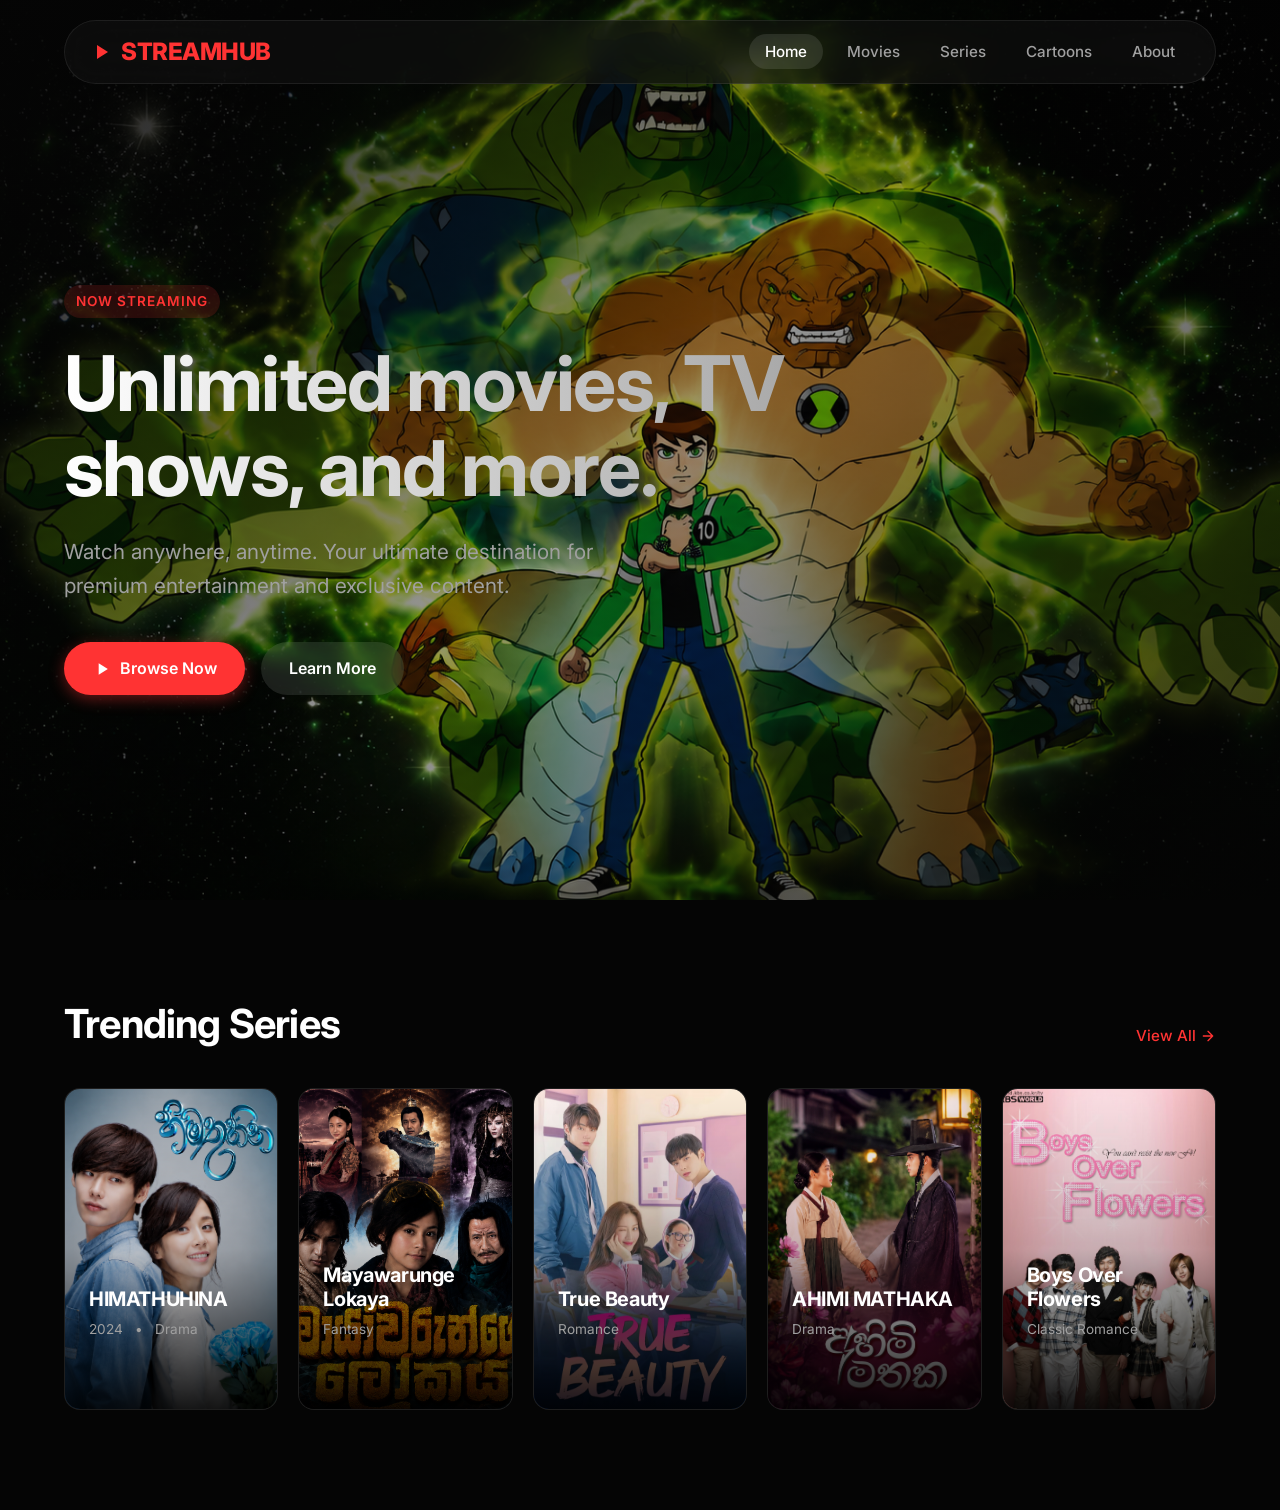
<file: index.html>
<!DOCTYPE html>
<html lang="en">
<head>
    <meta charset="UTF-8">
    <meta name="viewport" content="width=device-width, initial-scale=1.0">
    <title>StreamHub - Premium Streaming</title>
    <link rel="stylesheet" href="style.css">
</head>
<body>

    <!-- Navigation Bar -->
    <header>
        <nav class="navbar glass">
            <div class="nav-brand">
                <svg width="24" height="24" viewBox="0 0 24 24" fill="var(--primary-color)" xmlns="http://www.w3.org/2000/svg">
                    <path d="M8 5V19L19 12L8 5Z" />
                </svg>
                STREAMHUB
            </div>

            <div class="menu-toggle" id="menu-toggle">
                <div class="hamburger"></div>
            </div>

            <ul class="nav-links" id="nav-links">
                <li><a href="index.html" class="active">Home</a></li>
                <li><a href="movies.html">Movies</a></li>
                <li><a href="tvseries.html">Series</a></li>
                <li><a href="cartoon.html">Cartoons</a></li>
                <li><a href="about.html">About</a></li>
            </ul>
        </nav>
    </header>

    <main>
        <!-- Hero Slider Section -->
        <section class="hero">
            <div class="hero-slider">
                <!-- Slider Images -->
                <div class="slide active" style="background-image: url('assets/img01.jpg');"></div>
                <div class="slide" style="background-image: url('assets/tb.jpg');"></div>
                <div class="slide" style="background-image: url('assets/img03.jpg');"></div>
                <div class="slide" style="background-image: url('assets/img04.jpg');"></div>
                <div class="slide" style="background-image: url('assets/ambg.png');"></div>
            </div>
            
            <div class="hero-overlay"></div>

            <!-- Hero Content -->
            <div class="hero-content" data-animate="fade-up">
                <span class="hero-tag">Now Streaming</span>
                <h1 class="hero-title">Unlimited movies, TV shows, and more.</h1>
                <p class="hero-desc">Watch anywhere, anytime. Your ultimate destination for premium entertainment and exclusive content.</p>
                <div class="hero-actions">
                    <a href="movies.html" class="btn btn-primary">
                        <svg width="20" height="20" viewBox="0 0 24 24" fill="white" style="margin-right: 8px;">
                            <path d="M8 5V19L19 12L8 5Z" />
                        </svg>
                        Browse Now
                    </a>
                    <a href="about.html" class="btn btn-secondary">Learn More</a>
                </div>
            </div>
        </section>

        <!-- Recent TV Series Section -->
        <section class="section" id="recent-series">
            <div class="section-header" data-animate="fade-up">
                <h2 class="section-title">Trending Series</h2>
                <a href="tvseries.html" class="section-link">View All <svg width="16" height="16" viewBox="0 0 24 24" fill="none" stroke="currentColor" stroke-width="2" stroke-linecap="round" stroke-linejoin="round"><path d="M5 12h14M12 5l7 7-7 7"/></svg></a>
            </div>
            
            <div class="bento-grid">
                <!-- TV Series Card 1 -->
                <article class="card" data-animate="fade-up">
                    <img src="assets/hima.png" alt="HIMATHUHINA" loading="lazy">
                    <div class="card-overlay">
                        <div class="card-content">
                            <h3 class="card-title">HIMATHUHINA</h3>
                            <div class="card-meta">
                                <span>2024</span>
                                <span>•</span>
                                <span>Drama</span>
                            </div>
                        </div>
                        <a href="Episode/ht.html" class="btn-play-icon" aria-label="Play HIMATHUHINA">
                            <svg viewBox="0 0 24 24"><path d="M8 5V19L19 12L8 5Z"/></svg>
                        </a>
                    </div>
                </article>

                <!-- TV Series Card 2 -->
                <article class="card delay-100" data-animate="fade-up">
                    <img src="assets/img04.jpg" alt="Mayawarunge Lokaya" loading="lazy">
                    <div class="card-overlay">
                        <div class="card-content">
                            <h3 class="card-title">Mayawarunge Lokaya</h3>
                            <div class="card-meta">
                                <span>Fantasy</span>
                            </div>
                        </div>
                        <a href="Episode/ml.html" class="btn-play-icon" aria-label="Play Mayawarunge Lokaya">
                            <svg viewBox="0 0 24 24"><path d="M8 5V19L19 12L8 5Z"/></svg>
                        </a>
                    </div>
                </article>

                <!-- TV Series Card 3 -->
                <article class="card delay-200" data-animate="fade-up">
                    <img src="assets/tb.png" alt="True Beauty" loading="lazy">
                    <div class="card-overlay">
                        <div class="card-content">
                            <h3 class="card-title">True Beauty</h3>
                            <div class="card-meta">
                                <span>Romance</span>
                            </div>
                        </div>
                        <a href="Episode/tb.html" class="btn-play-icon" aria-label="Play True Beauty">
                            <svg viewBox="0 0 24 24"><path d="M8 5V19L19 12L8 5Z"/></svg>
                        </a>
                    </div>
                </article>

                <!-- TV Series Card 4 -->
                <article class="card" data-animate="fade-up">
                    <img src="assets/am.png" alt="AHIMI MATHAKA" loading="lazy">
                    <div class="card-overlay">
                        <div class="card-content">
                            <h3 class="card-title">AHIMI MATHAKA</h3>
                            <div class="card-meta">
                                <span>Drama</span>
                            </div>
                        </div>
                        <a href="Episode/am.html" class="btn-play-icon" aria-label="Play AHIMI MATHAKA">
                            <svg viewBox="0 0 24 24"><path d="M8 5V19L19 12L8 5Z"/></svg>
                        </a>
                    </div>
                </article>
                
                <!-- TV Series Card 5 -->
                <article class="card delay-100" data-animate="fade-up">
                    <img src="assets/bf.png" alt="Boys Over Flowers" loading="lazy">
                    <div class="card-overlay">
                        <div class="card-content">
                            <h3 class="card-title">Boys Over Flowers</h3>
                            <div class="card-meta">
                                <span>Classic Romance</span>
                            </div>
                        </div>
                        <a href="Episode/bf.html" class="btn-play-icon" aria-label="Play Boys Over Flowers">
                            <svg viewBox="0 0 24 24"><path d="M8 5V19L19 12L8 5Z"/></svg>
                        </a>
                    </div>
                </article>
            </div>
        </section>
    </main>

    <script src="script.js"></script>
</body>
</html>
</file>
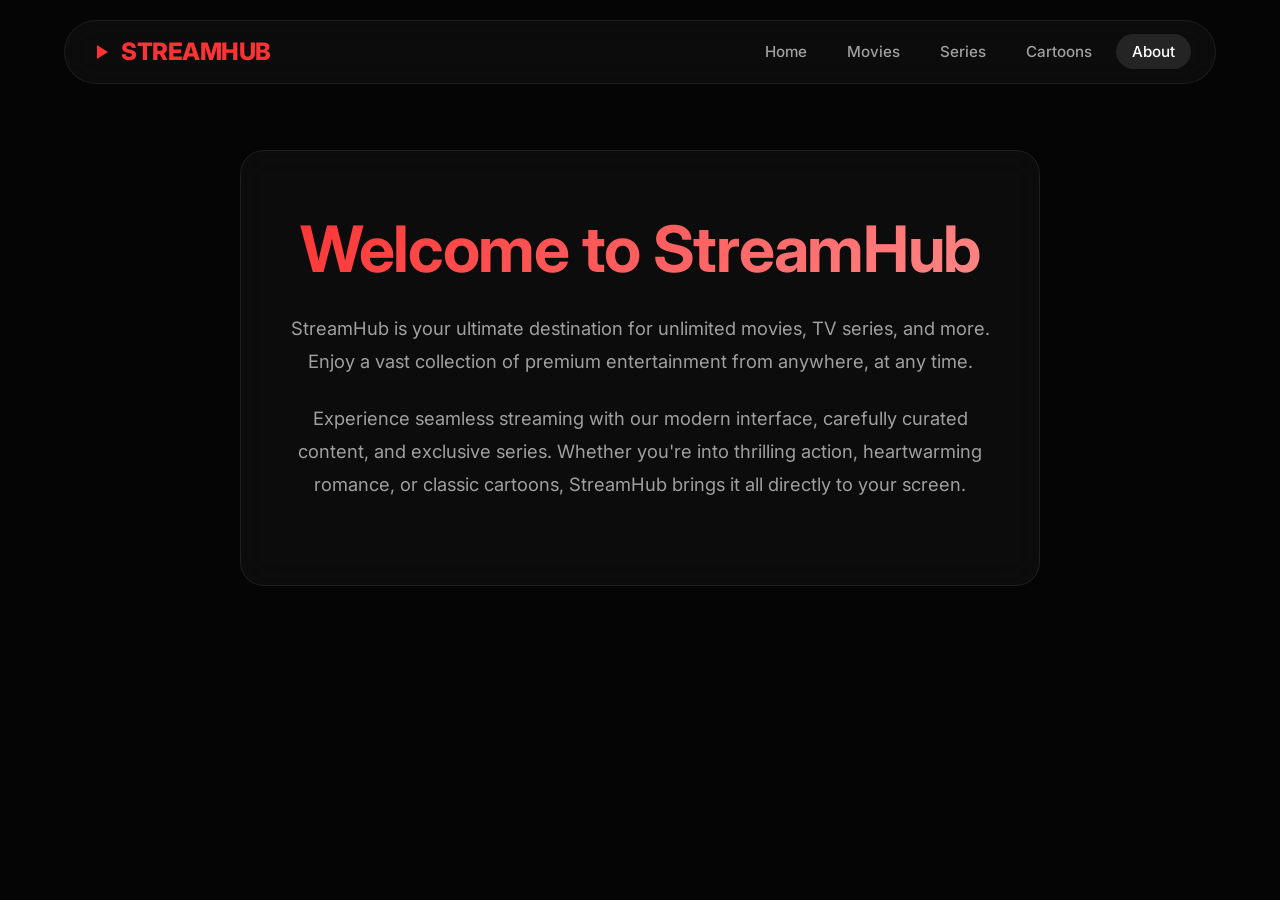
<file: about.html>
<!DOCTYPE html>
<html lang="en">
<head>
    <meta charset="UTF-8">
    <meta name="viewport" content="width=device-width, initial-scale=1.0">
    <title>StreamHub - About</title>
    <link rel="stylesheet" href="style.css">
</head>
<body>

    <!-- Navigation Bar -->
    <header>
        <nav class="navbar glass">
            <div class="nav-brand">
                <svg width="24" height="24" viewBox="0 0 24 24" fill="var(--primary-color)" xmlns="http://www.w3.org/2000/svg">
                    <path d="M8 5V19L19 12L8 5Z" />
                </svg>
                STREAMHUB
            </div>

            <div class="menu-toggle" id="menu-toggle">
                <div class="hamburger"></div>
            </div>

            <ul class="nav-links" id="nav-links">
                <li><a href="index.html">Home</a></li>
                <li><a href="movies.html">Movies</a></li>
                <li><a href="tvseries.html">Series</a></li>
                <li><a href="cartoon.html">Cartoons</a></li>
                <li><a href="about.html" class="active">About</a></li>
            </ul>
        </nav>
    </header>

    <!-- About Section -->
    <main>
        <section class="section page-header">
            <div class="about-container glass" data-animate="fade-up">
                <h2 class="about-title">Welcome to StreamHub</h2>
                <p class="about-text">
                    StreamHub is your ultimate destination for unlimited movies, TV series, and more. 
                    Enjoy a vast collection of premium entertainment from anywhere, at any time.
                </p>
                <p class="about-text">
                    Experience seamless streaming with our modern interface, carefully curated 
                    content, and exclusive series. Whether you're into thrilling action, heartwarming romance, 
                    or classic cartoons, StreamHub brings it all directly to your screen.
                </p>
            </div>
        </section>
    </main>

    <script src="script.js"></script>
</body>
</html>
</file>
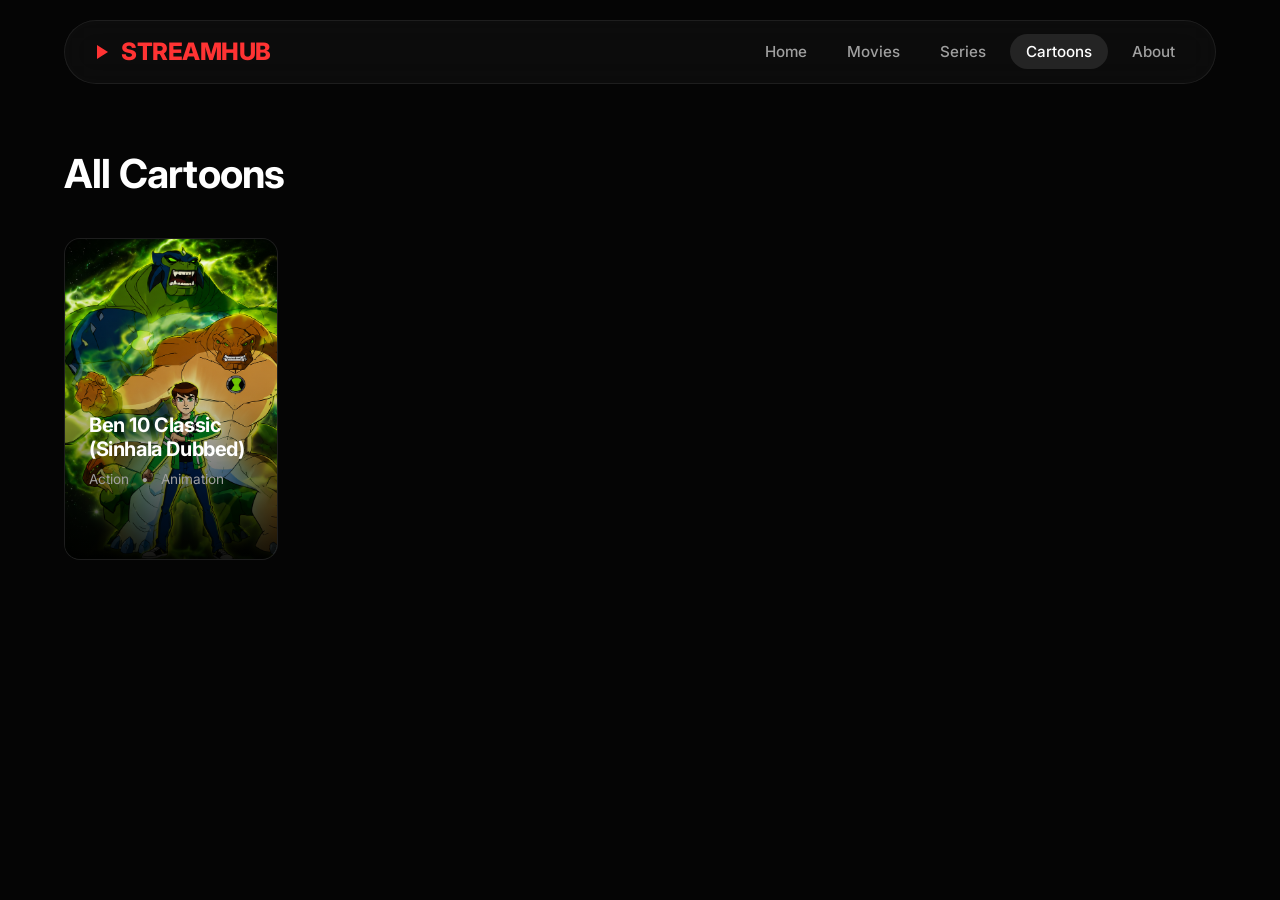
<file: cartoon.html>
<!DOCTYPE html>
<html lang="en">

<head>
    <meta charset="UTF-8">
    <meta name="viewport" content="width=device-width, initial-scale=1.0">
    <title>StreamHub - Cartoons</title>
    <link rel="stylesheet" href="style.css">
</head>

<body>

    <!-- Navigation Bar -->
    <header>
        <nav class="navbar glass">
            <div class="nav-brand">
                <svg width="24" height="24" viewBox="0 0 24 24" fill="var(--primary-color)"
                    xmlns="http://www.w3.org/2000/svg">
                    <path d="M8 5V19L19 12L8 5Z" />
                </svg>
                STREAMHUB
            </div>

            <div class="menu-toggle" id="menu-toggle">
                <div class="hamburger"></div>
            </div>

            <ul class="nav-links" id="nav-links">
                <li><a href="index.html">Home</a></li>
                <li><a href="movies.html">Movies</a></li>
                <li><a href="tvseries.html">Series</a></li>
                <li><a href="cartoon.html" class="active">Cartoons</a></li>
                <li><a href="about.html">About</a></li>
            </ul>
        </nav>
    </header>

    <!-- Cartoons Section -->
    <main>
        <section class="section page-header" data-animate="fade-up">
            <h2 class="section-title">All Cartoons</h2>

            <div class="bento-grid" style="margin-top: 40px;">

                <article class="card" data-animate="fade-up">
                    <img src="assets/img01.jpg" alt="Ben 10 Classic" loading="lazy">
                    <div class="card-overlay">
                        <div class="card-content">
                            <h3 class="card-title">Ben 10 Classic (Sinhala Dubbed)</h3>
                            <div class="card-meta">
                                <span>Action</span>
                                <span>•</span>
                                <span>Animation</span>
                            </div>
                        </div>
                        <a href="Season/ben10season.html" class="btn-play-icon" aria-label="Play Ben 10">
                            <svg viewBox="0 0 24 24">
                                <path d="M8 5V19L19 12L8 5Z" />
                            </svg>
                        </a>
                    </div>
                </article>

            </div>
        </section>
    </main>

    <script src="script.js"></script>
</body>

</html>
</file>
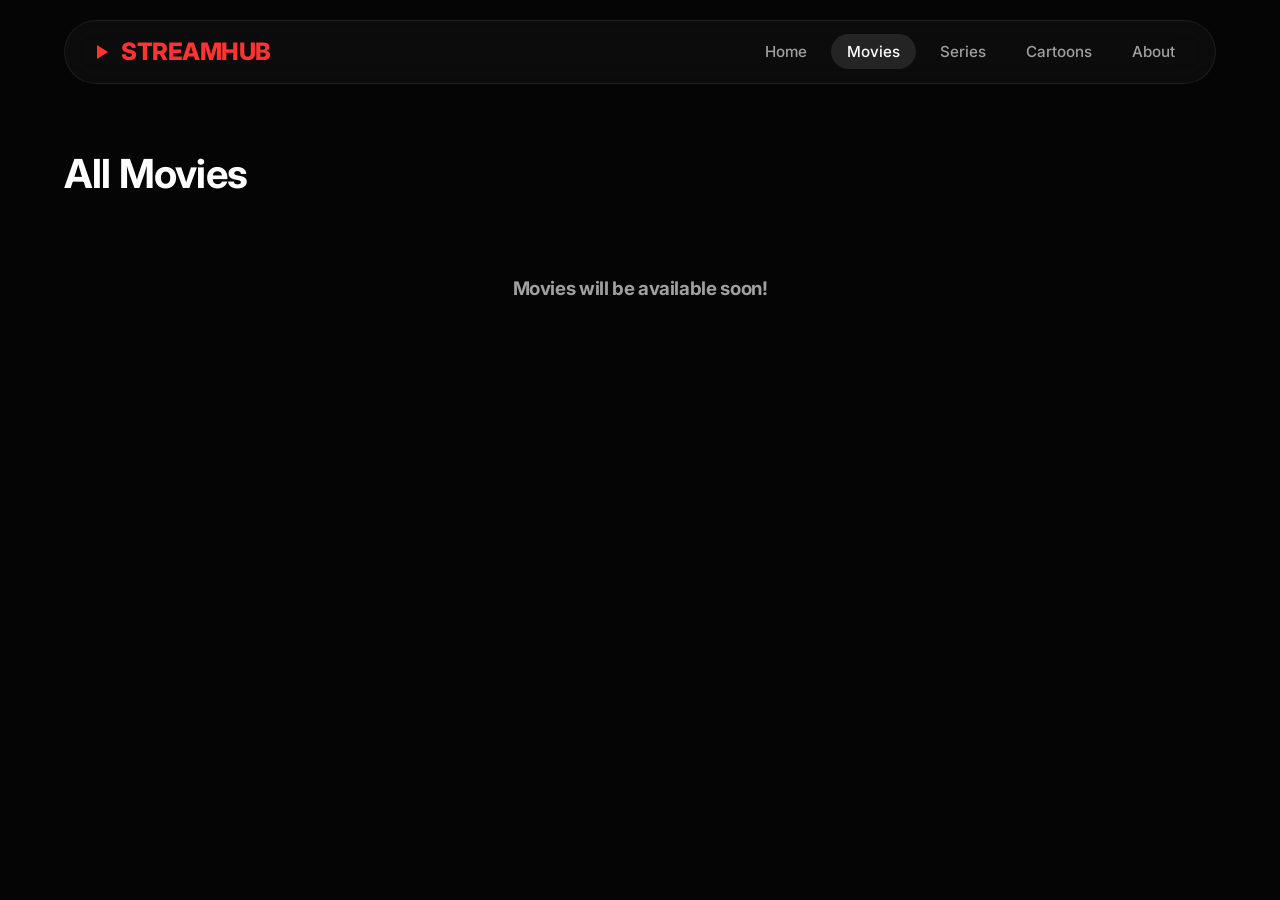
<file: movies.html>
<!DOCTYPE html>
<html lang="en">
<head>
    <meta charset="UTF-8">
    <meta name="viewport" content="width=device-width, initial-scale=1.0">
    <title>StreamHub - Movies</title>
    <link rel="stylesheet" href="style.css">
</head>
<body>

    <!-- Navigation Bar -->
    <header>
        <nav class="navbar glass">
            <div class="nav-brand">
                <svg width="24" height="24" viewBox="0 0 24 24" fill="var(--primary-color)" xmlns="http://www.w3.org/2000/svg">
                    <path d="M8 5V19L19 12L8 5Z" />
                </svg>
                STREAMHUB
            </div>

            <div class="menu-toggle" id="menu-toggle">
                <div class="hamburger"></div>
            </div>

            <ul class="nav-links" id="nav-links">
                <li><a href="index.html">Home</a></li>
                <li><a href="movies.html" class="active">Movies</a></li>
                <li><a href="tvseries.html">Series</a></li>
                <li><a href="cartoon.html">Cartoons</a></li>
                <li><a href="about.html">About</a></li>
            </ul>
        </nav>
    </header>

    <!-- Movies Section -->
    <main>
        <section class="section page-header" data-animate="fade-up">
            <h2 class="section-title">All Movies</h2>
            
            <div class="bento-grid" style="margin-top: 40px;">
                
                <h3 style="grid-column: 1 / -1; text-align: center; color: var(--text-secondary); padding: 40px 0;">Movies will be available soon!</h3>

                <!-- Add more Movie Cards here following the same structure -->

            </div>
        </section>
    </main>

    <script src="script.js"></script>
</body>
</html>
</file>
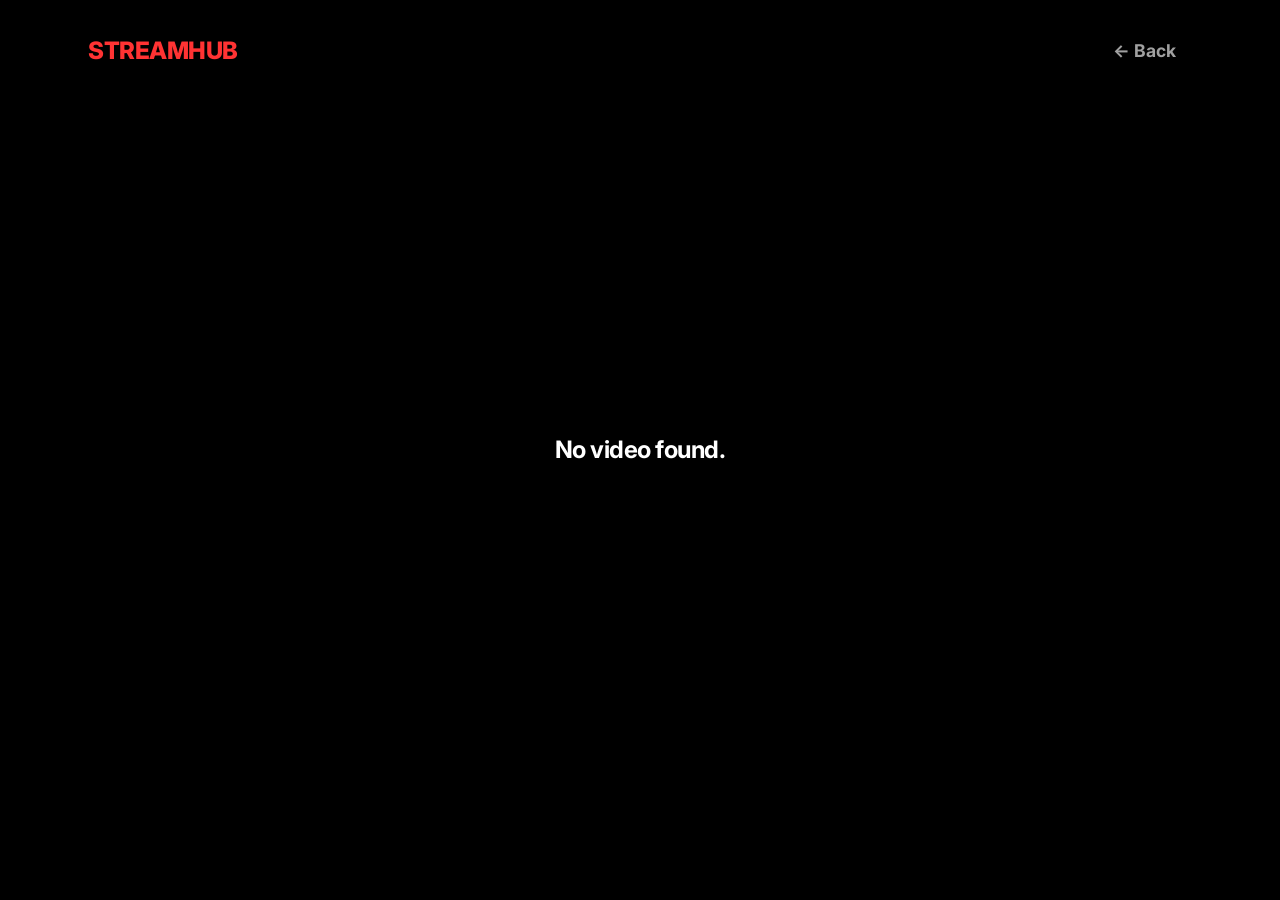
<file: player.html>
<!DOCTYPE html>
<html lang="en">

<head>
    <meta charset="UTF-8">
    <meta name="viewport" content="width=device-width, initial-scale=1.0">
    <title>StreamHub - Player</title>
    <link rel="stylesheet" href="style.css">
    <style>
        body {
            margin: 0;
            overflow: hidden;
            background-color: black;
        }

        .navbar {
            z-index: 1000;
            background: linear-gradient(to bottom, rgba(0, 0, 0, 0.9) 0%, rgba(0, 0, 0, 0) 100%);
        }

        .video-container {
            position: absolute;
            top: 0;
            left: 0;
            width: 100vw;
            height: 100vh;
            z-index: 1;
            display: flex;
            justify-content: center;
            align-items: center;
        }
    </style>
</head>

<body>

    <!-- Simple Navigation -->
    <nav class="navbar">
        <div class="nav-brand">STREAMHUB</div>
        <ul class="nav-links">
            <!-- Go back to previous page -->
            <li><a href="javascript:history.back()" style="font-weight:bold; font-size:1.1rem;">← Back</a></li>
        </ul>
    </nav>

    <!-- Video iframe -->
    <div class="video-container">
        <iframe id="videoPlayer" width="100%" height="100%" allow="autoplay" allowfullscreen style="border:none;">
        </iframe>
    </div>

    <script>
        const urlParams = new URLSearchParams(window.location.search);

        const id = urlParams.get('id');
        const type = urlParams.get('type');

        const player = document.getElementById('videoPlayer');

        if (id && type) {

            if (type === "drive") {
                player.src = `https://drive.google.com/file/d/${id}/preview`;
            }

            else if (type === "youtube") {
                player.src = `https://www.youtube.com/embed/${id}?autoplay=1`;
            }

            else {
                document.querySelector('.video-container').innerHTML =
                    '<h2 style="color:white;">Unsupported video type.</h2>';
            }

        } else {

            document.querySelector('.video-container').innerHTML =
                '<h2 style="color:white; text-align:center;">No video found.</h2>';

        }
    </script>
</body>

</html>
</file>
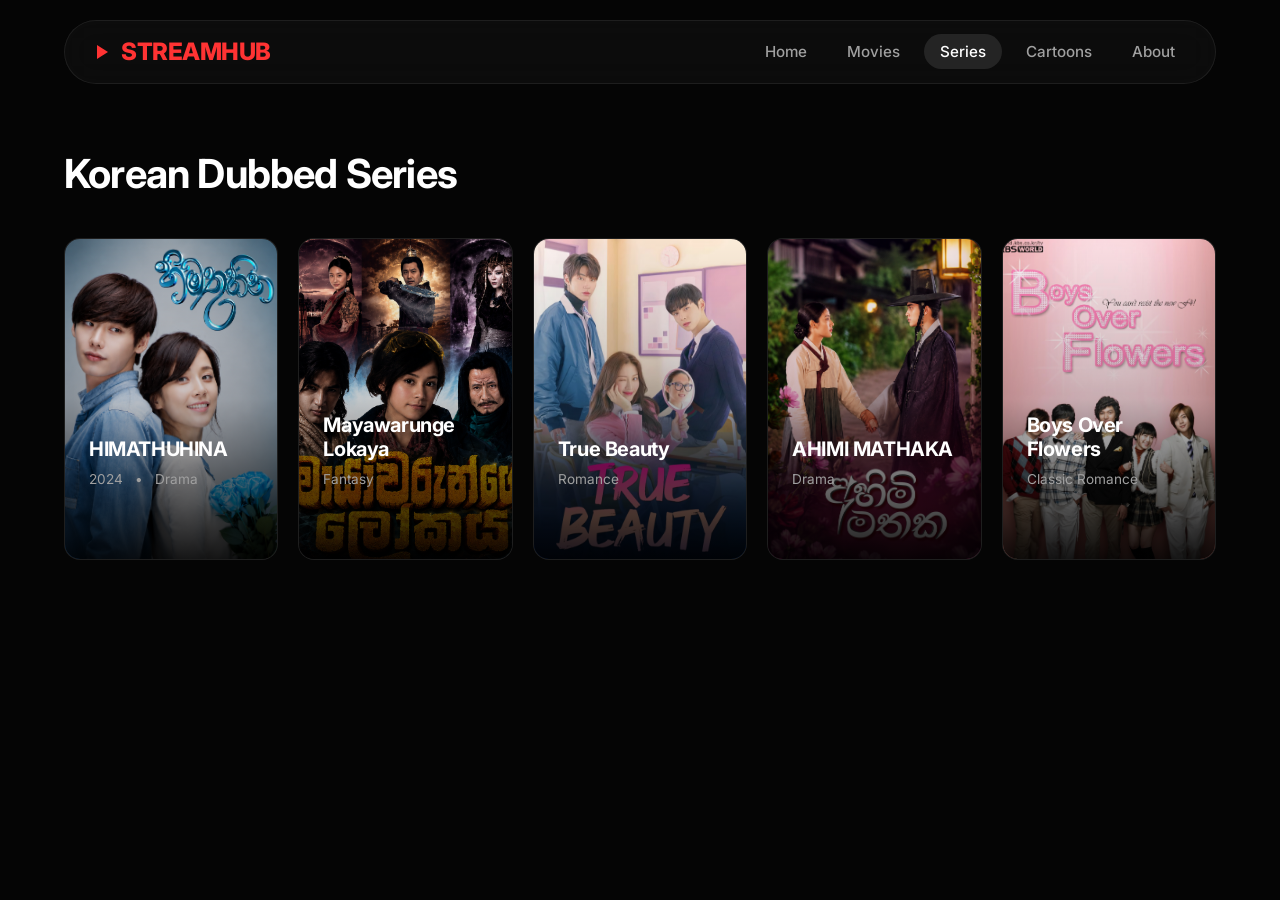
<file: tvseries.html>
<!DOCTYPE html>
<html lang="en">
<head>
    <meta charset="UTF-8">
    <meta name="viewport" content="width=device-width, initial-scale=1.0">
    <title>StreamHub - Series</title>
    <link rel="stylesheet" href="style.css">
</head>
<body>

    <!-- Navigation Bar -->
    <header>
        <nav class="navbar glass">
            <div class="nav-brand">
                <svg width="24" height="24" viewBox="0 0 24 24" fill="var(--primary-color)" xmlns="http://www.w3.org/2000/svg">
                    <path d="M8 5V19L19 12L8 5Z" />
                </svg>
                STREAMHUB
            </div>

            <div class="menu-toggle" id="menu-toggle">
                <div class="hamburger"></div>
            </div>

            <ul class="nav-links" id="nav-links">
                <li><a href="index.html">Home</a></li>
                <li><a href="movies.html">Movies</a></li>
                <li><a href="tvseries.html" class="active">Series</a></li>
                <li><a href="cartoon.html">Cartoons</a></li>
                <li><a href="about.html">About</a></li>
            </ul>
        </nav>
    </header>

    <!-- TV Series Section -->
    <main>
        <section class="section page-header" data-animate="fade-up">
            <h2 class="section-title">Korean Dubbed Series</h2>
            
            <div class="bento-grid" style="margin-top: 40px;">
                
                <article class="card" data-animate="fade-up">
                    <img src="assets/hima.png" alt="HIMATHUHINA" loading="lazy">
                    <div class="card-overlay">
                        <div class="card-content">
                            <h3 class="card-title">HIMATHUHINA</h3>
                            <div class="card-meta">
                                <span>2024</span>
                                <span>•</span>
                                <span>Drama</span>
                            </div>
                        </div>
                        <a href="Episode/ht.html" class="btn-play-icon" aria-label="Play HIMATHUHINA">
                            <svg viewBox="0 0 24 24"><path d="M8 5V19L19 12L8 5Z"/></svg>
                        </a>
                    </div>
                </article>

                <article class="card delay-100" data-animate="fade-up">
                    <img src="assets/img04.jpg" alt="Mayawarunge Lokaya" loading="lazy">
                    <div class="card-overlay">
                        <div class="card-content">
                            <h3 class="card-title">Mayawarunge Lokaya</h3>
                            <div class="card-meta">
                                <span>Fantasy</span>
                            </div>
                        </div>
                        <a href="Episode/ml.html" class="btn-play-icon" aria-label="Play Mayawarunge Lokaya">
                            <svg viewBox="0 0 24 24"><path d="M8 5V19L19 12L8 5Z"/></svg>
                        </a>
                    </div>
                </article>

                <article class="card delay-200" data-animate="fade-up">
                    <img src="assets/tb.png" alt="True Beauty" loading="lazy">
                    <div class="card-overlay">
                        <div class="card-content">
                            <h3 class="card-title">True Beauty</h3>
                            <div class="card-meta">
                                <span>Romance</span>
                            </div>
                        </div>
                        <a href="Episode/tb.html" class="btn-play-icon" aria-label="Play True Beauty">
                            <svg viewBox="0 0 24 24"><path d="M8 5V19L19 12L8 5Z"/></svg>
                        </a>
                    </div>
                </article>

                <article class="card" data-animate="fade-up">
                    <img src="assets/am.png" alt="AHIMI MATHAKA" loading="lazy">
                    <div class="card-overlay">
                        <div class="card-content">
                            <h3 class="card-title">AHIMI MATHAKA</h3>
                            <div class="card-meta">
                                <span>Drama</span>
                            </div>
                        </div>
                        <a href="Episode/am.html" class="btn-play-icon" aria-label="Play AHIMI MATHAKA">
                            <svg viewBox="0 0 24 24"><path d="M8 5V19L19 12L8 5Z"/></svg>
                        </a>
                    </div>
                </article>
                
                <article class="card delay-100" data-animate="fade-up">
                    <img src="assets/bf.png" alt="Boys Over Flowers" loading="lazy">
                    <div class="card-overlay">
                        <div class="card-content">
                            <h3 class="card-title">Boys Over Flowers</h3>
                            <div class="card-meta">
                                <span>Classic Romance</span>
                            </div>
                        </div>
                        <a href="Episode/bf.html" class="btn-play-icon" aria-label="Play Boys Over Flowers">
                            <svg viewBox="0 0 24 24"><path d="M8 5V19L19 12L8 5Z"/></svg>
                        </a>
                    </div>
                </article>

            </div>
        </section>
    </main>

    <script src="script.js"></script>
</body>
</html>
</file>
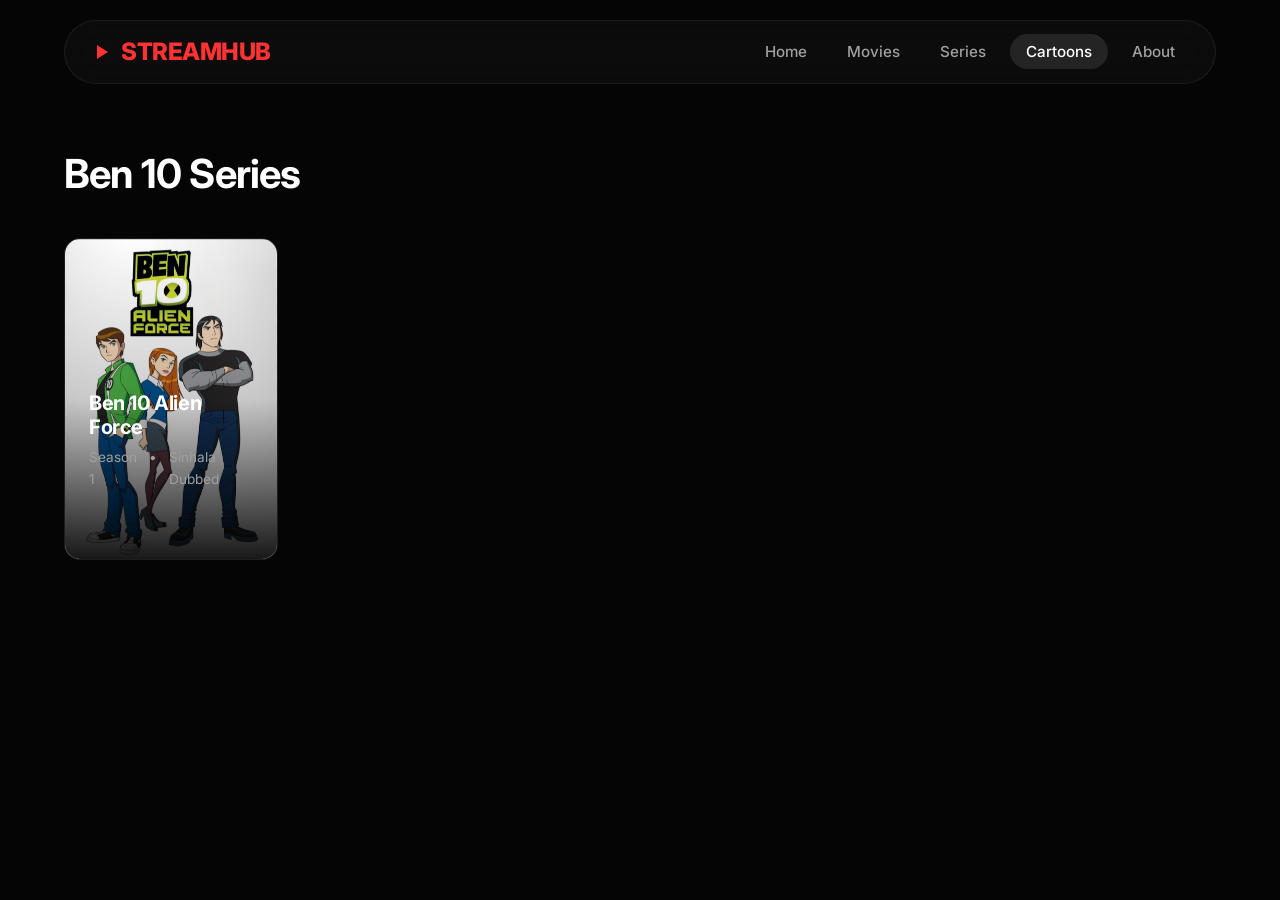
<file: Season/ben10season.html>
<!DOCTYPE html>
<html lang="en">

<head>
    <meta charset="UTF-8">
    <meta name="viewport" content="width=device-width, initial-scale=1.0">
    <title>StreamHub - Ben 10 Series</title>
    <link rel="stylesheet" href="../style.css">
</head>

<body>

    <!-- Navigation Bar -->
    <header>
        <nav class="navbar glass">
            <div class="nav-brand">
                <svg width="24" height="24" viewBox="0 0 24 24" fill="var(--primary-color)"
                    xmlns="http://www.w3.org/2000/svg">
                    <path d="M8 5V19L19 12L8 5Z" />
                </svg>
                STREAMHUB
            </div>

            <div class="menu-toggle" id="menu-toggle">
                <div class="hamburger"></div>
            </div>

            <ul class="nav-links" id="nav-links">
                <li><a href="../index.html">Home</a></li>
                <li><a href="../movies.html">Movies</a></li>
                <li><a href="../tvseries.html">Series</a></li>
                <li><a href="../cartoon.html" class="active">Cartoons</a></li>
                <li><a href="../about.html">About</a></li>
            </ul>
        </nav>
    </header>

    <!-- Ben 10 Seasons Section -->
    <main>
        <section class="section page-header" data-animate="fade-up">
            <h2 class="section-title">Ben 10 Series</h2>

            <div class="bento-grid" style="margin-top: 40px;">

                <article class="card" data-animate="fade-up">
                    <img src="../assets/ben10.png" alt="Ben 10 Alien Force" loading="lazy">
                    <div class="card-overlay">
                        <div class="card-content">
                            <h3 class="card-title">Ben 10 Alien Force</h3>
                            <div class="card-meta">
                                <span>Season 1</span>
                                <span>•</span>
                                <span>Sinhala Dubbed</span>
                            </div>
                        </div>
                        <a href="af.html" class="btn-play-icon" aria-label="Play Ben 10 Alien Force">
                            <svg viewBox="0 0 24 24">
                                <path d="M8 5V19L19 12L8 5Z" />
                            </svg>
                        </a>
                    </div>
                </article>

                <!-- Add more season cards here -->

            </div>
        </section>
    </main>

    <script src="../script.js"></script>
</body>

</html>
</file>
<file: style.css>
@import url('https://fonts.googleapis.com/css2?family=Inter:wght@300;400;500;600;700;800&display=swap');

:root {
  /* Modern Color Palette */
  --bg-color: #050505; /* Deep black */
  --surface-color: #121212;
  --surface-color-light: #1e1e1e;
  --primary-color: #ff3333; /* Vibrant Red */
  --primary-glow: rgba(255, 51, 51, 0.4);
  --text-primary: #ffffff;
  --text-secondary: #a0a0a0;
  
  /* Radii */
  --radius-sm: 8px;
  --radius-md: 16px;
  --radius-lg: 24px;
  --radius-pill: 9999px;

  /* Transitions */
  --transition-fast: 200ms cubic-bezier(0.4, 0, 0.2, 1);
  --transition-normal: 300ms cubic-bezier(0.4, 0, 0.2, 1);
  --transition-slow: 500ms cubic-bezier(0.4, 0, 0.2, 1);
  
  /* Z-index */
  --z-nav: 1000;
  --z-modal: 2000;
}

/* Reset & Base Styles */
* {
  margin: 0;
  padding: 0;
  box-sizing: border-box;
}

html {
  scroll-behavior: smooth;
}

body {
  font-family: 'Inter', sans-serif;
  background-color: var(--bg-color);
  color: var(--text-primary);
  line-height: 1.6;
  overflow-x: hidden;
  -webkit-font-smoothing: antialiased;
  -moz-osx-font-smoothing: grayscale;
}

a {
  text-decoration: none;
  color: inherit;
}

ul {
  list-style: none;
}

img {
  max-width: 100%;
  display: block;
}

/* Typography */
h1, h2, h3, h4, h5, h6 {
  line-height: 1.2;
  font-weight: 700;
  letter-spacing: -0.02em;
}

/* Glassmorphism Utilities */
.glass {
  background: rgba(18, 18, 18, 0.6);
  backdrop-filter: blur(16px);
  -webkit-backdrop-filter: blur(16px);
  border: 1px solid rgba(255, 255, 255, 0.08);
}

/* Navbar */
.navbar {
  position: fixed;
  top: 20px;
  left: 50%;
  transform: translateX(-50%);
  width: 90%;
  max-width: 1200px;
  display: flex;
  justify-content: space-between;
  align-items: center;
  padding: 12px 24px;
  border-radius: var(--radius-pill);
  z-index: var(--z-nav);
  transition: var(--transition-normal);
  /* Initial state is glass */
}

.navbar.scrolled {
  top: 10px;
  width: 95%;
  background: rgba(10, 10, 10, 0.85);
  box-shadow: 0 10px 30px rgba(0, 0, 0, 0.5);
}

.nav-brand {
  font-size: 1.5rem;
  font-weight: 800;
  color: var(--primary-color);
  letter-spacing: -0.5px;
  display: flex;
  align-items: center;
  gap: 8px;
}

.nav-links {
  display: flex;
  gap: 8px;
}

.nav-links li a {
  font-size: 0.95rem;
  font-weight: 500;
  color: var(--text-secondary);
  padding: 8px 16px;
  border-radius: var(--radius-pill);
  transition: var(--transition-fast);
}

.nav-links li a:hover,
.nav-links li a.active {
  color: var(--text-primary);
  background: rgba(255, 255, 255, 0.1);
}

.menu-toggle {
  display: none;
  width: 48px;
  height: 48px;
  align-items: center;
  justify-content: center;
  cursor: pointer;
  z-index: calc(var(--z-nav) + 1);
}

.hamburger {
  width: 24px;
  height: 2px;
  background: var(--text-primary);
  position: relative;
  transition: var(--transition-normal);
}

.hamburger::before,
.hamburger::after {
  content: '';
  position: absolute;
  width: 100%;
  height: 100%;
  background: var(--text-primary);
  left: 0;
  transition: var(--transition-normal);
}

.hamburger::before { top: -8px; }
.hamburger::after { top: 8px; }

.menu-toggle.active .hamburger { background: transparent; }
.menu-toggle.active .hamburger::before { top: 0; transform: rotate(45deg); }
.menu-toggle.active .hamburger::after { top: 0; transform: rotate(-45deg); }

/* Buttons */
.btn {
  display: inline-flex;
  align-items: center;
  justify-content: center;
  padding: 14px 28px;
  font-size: 1rem;
  font-weight: 600;
  border-radius: var(--radius-pill);
  transition: var(--transition-normal);
  cursor: pointer;
  border: none;
}

.btn-primary {
  background-color: var(--primary-color);
  color: white;
  box-shadow: 0 4px 15px var(--primary-glow);
}

.btn-primary:hover {
  background-color: #ff4d4d;
  box-shadow: 0 6px 20px var(--primary-glow);
  transform: translateY(-2px);
}

.btn-secondary {
  background-color: rgba(255, 255, 255, 0.1);
  color: white;
  backdrop-filter: blur(10px);
}

.btn-secondary:hover {
  background-color: rgba(255, 255, 255, 0.2);
  transform: translateY(-2px);
}

/* Hero Section */
.hero {
  position: relative;
  min-height: 100vh;
  display: flex;
  align-items: center;
  padding: 0 5%;
  overflow: hidden;
}

.hero-slider {
  position: absolute;
  top: 0;
  left: 0;
  width: 100%;
  height: 100%;
  z-index: -1;
}

.slide {
  position: absolute;
  inset: 0;
  opacity: 0;
  transition: opacity 1.5s ease-in-out;
  background-size: cover;
  background-position: center;
}

.slide.active { opacity: 1; }

.hero-overlay {
  position: absolute;
  inset: 0;
  background: linear-gradient(135deg, rgba(5, 5, 5, 0.95) 0%, rgba(5, 5, 5, 0.4) 50%, rgba(5, 5, 5, 0.8) 100%);
}

.hero-content {
  position: relative;
  max-width: 800px;
  z-index: 10;
  margin-top: 80px;
}

.hero-tag {
  display: inline-block;
  padding: 6px 12px;
  background: rgba(255, 51, 51, 0.15);
  color: var(--primary-color);
  border-radius: var(--radius-pill);
  font-size: 0.85rem;
  font-weight: 600;
  text-transform: uppercase;
  letter-spacing: 1px;
  margin-bottom: 24px;
}

.hero-title {
  font-size: clamp(3rem, 6vw, 5.5rem); /* Fluid typography */
  line-height: 1.1;
  margin-bottom: 24px;
  background: linear-gradient(to right, #fff, #a0a0a0);
  -webkit-background-clip: text;
  -webkit-text-fill-color: transparent;
}

.hero-desc {
  font-size: clamp(1.1rem, 2vw, 1.3rem);
  color: var(--text-secondary);
  margin-bottom: 40px;
  max-width: 600px;
}

.hero-actions {
  display: flex;
  gap: 16px;
}

/* Sections */
.section {
  padding: 100px 5%;
}

.page-header {
  padding-top: 150px;
  padding-bottom: 40px;
}

.section-header {
  display: flex;
  justify-content: space-between;
  align-items: flex-end;
  margin-bottom: 40px;
}

.section-title {
  font-size: clamp(2rem, 4vw, 2.5rem);
  font-weight: 700;
}

.section-link {
  color: var(--primary-color);
  font-weight: 500;
  font-size: 0.95rem;
  display: flex;
  align-items: center;
  gap: 4px;
}

.section-link:hover {
  text-decoration: underline;
}

/* Bento Grid System */
.bento-grid {
  display: grid;
  grid-template-columns: repeat(auto-fill, minmax(200px, 1fr));
  gap: 20px;
}

/* Cards */
.card {
  position: relative;
  border-radius: var(--radius-md);
  overflow: hidden;
  background-color: var(--surface-color);
  transition: var(--transition-normal);
  cursor: pointer;
  width: 100%;
  aspect-ratio: 2 / 3;
  border: 1px solid rgba(255, 255, 255, 0.05);
}

.card img {
  width: 100%;
  height: 100%;
  object-fit: cover;
  transition: transform var(--transition-slow);
}

.card-overlay {
  position: absolute;
  inset: 0;
  background: linear-gradient(to top, rgba(0, 0, 0, 0.9) 0%, rgba(0, 0, 0, 0.2) 50%, transparent 100%);
  display: flex;
  flex-direction: column;
  justify-content: flex-end;
  padding: 24px;
  transition: var(--transition-normal);
}

.card-content {
  transform: translateY(20px);
  transition: var(--transition-normal);
}

.card-title {
  font-size: 1.25rem;
  font-weight: 700;
  margin-bottom: 8px;
}

.card-meta {
  font-size: 0.85rem;
  color: var(--text-secondary);
  margin-bottom: 16px;
  display: flex;
  gap: 12px;
}

.btn-play-icon {
  width: 48px;
  height: 48px;
  background: rgba(255, 255, 255, 0.2);
  backdrop-filter: blur(10px);
  border-radius: 50%;
  display: flex;
  align-items: center;
  justify-content: center;
  transition: var(--transition-normal);
  opacity: 0;
}

.btn-play-icon svg {
  width: 24px;
  height: 24px;
  fill: white;
  margin-left: 4px; /* optical center */
}

.card:hover {
  transform: translateY(-8px);
  box-shadow: 0 20px 40px rgba(0, 0, 0, 0.5);
  border-color: rgba(255, 255, 255, 0.15);
}

.card:hover img {
  transform: scale(1.05);
}

.card:hover .card-overlay {
  background: linear-gradient(to top, rgba(0, 0, 0, 0.95) 0%, rgba(0, 0, 0, 0.4) 60%, transparent 100%);
}

.card:hover .card-content {
  transform: translateY(0);
}

.card:hover .btn-play-icon {
  opacity: 1;
  background: var(--primary-color);
  box-shadow: 0 0 20px var(--primary-glow);
}

/* About Section Specific */
.about-container {
  max-width: 800px;
  margin: 0 auto;
  padding: 60px 40px;
  border-radius: var(--radius-lg);
  text-align: center;
}

.about-title {
  font-size: clamp(2.5rem, 5vw, 4rem);
  margin-bottom: 24px;
  background: linear-gradient(135deg, var(--primary-color), #ff8888);
  -webkit-background-clip: text;
  -webkit-text-fill-color: transparent;
}

.about-text {
  font-size: 1.15rem;
  color: var(--text-secondary);
  line-height: 1.8;
  margin-bottom: 24px;
}

/* Episode Page Enhancements */
.episode-container {
  max-width: 900px;
  margin: 150px auto 60px;
  padding: 40px;
  border-radius: var(--radius-lg);
}

.episode-header {
  text-align: center;
  margin-bottom: 40px;
  font-size: clamp(2rem, 4vw, 3rem);
}

.episode-list {
  display: flex;
  flex-direction: column;
  gap: 16px;
}

.episode-item {
  display: flex;
  justify-content: space-between;
  align-items: center;
  padding: 20px 24px;
  background: rgba(255, 255, 255, 0.03);
  border-radius: var(--radius-md);
  border: 1px solid rgba(255, 255, 255, 0.05);
  transition: var(--transition-normal);
}

.episode-item:hover {
  background: rgba(255, 255, 255, 0.08);
  transform: translateX(8px);
  border-color: rgba(255, 255, 255, 0.15);
}

.episode-info {
  display: flex;
  align-items: center;
  gap: 16px;
}

.episode-number {
  font-size: 1.5rem;
  font-weight: 800;
  color: var(--primary-color);
  opacity: 0.5;
}

.episode-title {
  font-size: 1.1rem;
  font-weight: 600;
}

/* Backgrounds (from original css) */
.glass-bg { background-image: url('assets/img03.jpg'); background-size: cover; background-position: center; background-attachment: fixed; min-height: 100vh; position: relative; }
.glass-bg::before { content: ''; position: absolute; inset: 0; background: rgba(5,5,5,0.7); backdrop-filter: blur(5px); z-index: -1; }
.ml-bg { background-image: url('assets/img04.jpg'); background-size: cover; background-position: center; background-attachment: fixed; min-height: 100vh; position: relative;}
.ml-bg::before { content: ''; position: absolute; inset: 0; background: rgba(5,5,5,0.7); backdrop-filter: blur(5px); z-index: -1; }
.tb-bg { background-image: url('assets/tb.jpg'); background-size: cover; background-position: center; background-attachment: fixed; min-height: 100vh; position: relative;}
.tb-bg::before { content: ''; position: absolute; inset: 0; background: rgba(5,5,5,0.7); backdrop-filter: blur(5px); z-index: -1; }
.am-bg { background-image: url('assets/ambg.png'); background-size: cover; background-position: center; background-attachment: fixed; min-height: 100vh; position: relative;}
.am-bg::before { content: ''; position: absolute; inset: 0; background: rgba(5,5,5,0.7); backdrop-filter: blur(5px); z-index: -1; }
.bf-bg { background-image: url('assets/bfbg.png'); background-size: cover; background-position: center; background-attachment: fixed; min-height: 100vh; position: relative;}
.bf-bg::before { content: ''; position: absolute; inset: 0; background: rgba(5,5,5,0.7); backdrop-filter: blur(5px); z-index: -1; }
.ben-bg { background-image: url('assets/img01.jpg'); background-size: cover; background-position: center; background-attachment: fixed; min-height: 100vh; position: relative;}
.ben-bg::before { content: ''; position: absolute; inset: 0; background: rgba(5,5,5,0.7); backdrop-filter: blur(5px); z-index: -1; }

/* Scroll Animations */
[data-animate] {
  opacity: 0;
  transition: var(--transition-slow);
}

[data-animate="fade-up"] {
  transform: translateY(40px);
}

[data-animate="fade-in"] {
  transform: scale(0.95);
}

[data-animate].is-visible {
  opacity: 1;
  transform: translateY(0) scale(1);
}

/* Stagger delay classes */
.delay-100 { transition-delay: 100ms; }
.delay-200 { transition-delay: 200ms; }
.delay-300 { transition-delay: 300ms; }
.delay-400 { transition-delay: 400ms; }

/* Responsive Design */
@media (max-width: 900px) {
  /* Mobile Navbar */
  .navbar {
    top: 0;
    width: 100%;
    border-radius: 0;
    padding: 16px 24px;
    background: rgba(10, 10, 10, 0.95);
    backdrop-filter: blur(20px);
    border-bottom: 1px solid rgba(255, 255, 255, 0.05);
  }

  .menu-toggle {
    display: flex;
  }

  .nav-links {
    position: fixed;
    top: 80px;
    left: 0;
    width: 100%;
    height: calc(100vh - 80px);
    background: var(--bg-color);
    flex-direction: column;
    align-items: center;
    justify-content: flex-start;
    padding-top: 40px;
    gap: 24px;
    opacity: 0;
    visibility: hidden;
    transform: translateY(-20px);
    transition: var(--transition-normal);
  }

  .nav-links.active {
    opacity: 1;
    visibility: visible;
    transform: translateY(0);
  }

  .nav-links li {
    width: 100%;
    text-align: center;
  }

  .nav-links li a {
    display: block;
    font-size: 1.5rem;
    padding: 16px;
    border-radius: 0;
  }
  
  .nav-links li a:hover,
  .nav-links li a.active {
    background: transparent;
    color: var(--primary-color);
  }

  /* Adjust Hero for Mobile */
  .hero {
    align-items: flex-end;
    padding-bottom: 80px;
  }
  
  .hero-content {
    margin-top: 100px;
    text-align: center;
    width: 100%;
  }

  .hero-actions {
    flex-direction: column;
    align-items: center;
  }
  
  .hero-actions .btn {
    width: 100%;
    max-width: 300px;
  }

  /* Cards Mobile Adjustments */
  .bento-grid {
    grid-template-columns: repeat(2, 1fr);
    gap: 16px;
  }

  .card-overlay {
    background: linear-gradient(to top, rgba(0, 0, 0, 0.95) 0%, rgba(0, 0, 0, 0.4) 60%, transparent 100%);
  }

  .card-content {
    transform: translateY(0);
  }

  .btn-play-icon {
    opacity: 1;
  }
  
  /* Touch targets minimum 48x48px */
  .btn, .episode-item {
    min-height: 48px;
  }
}
</file>
